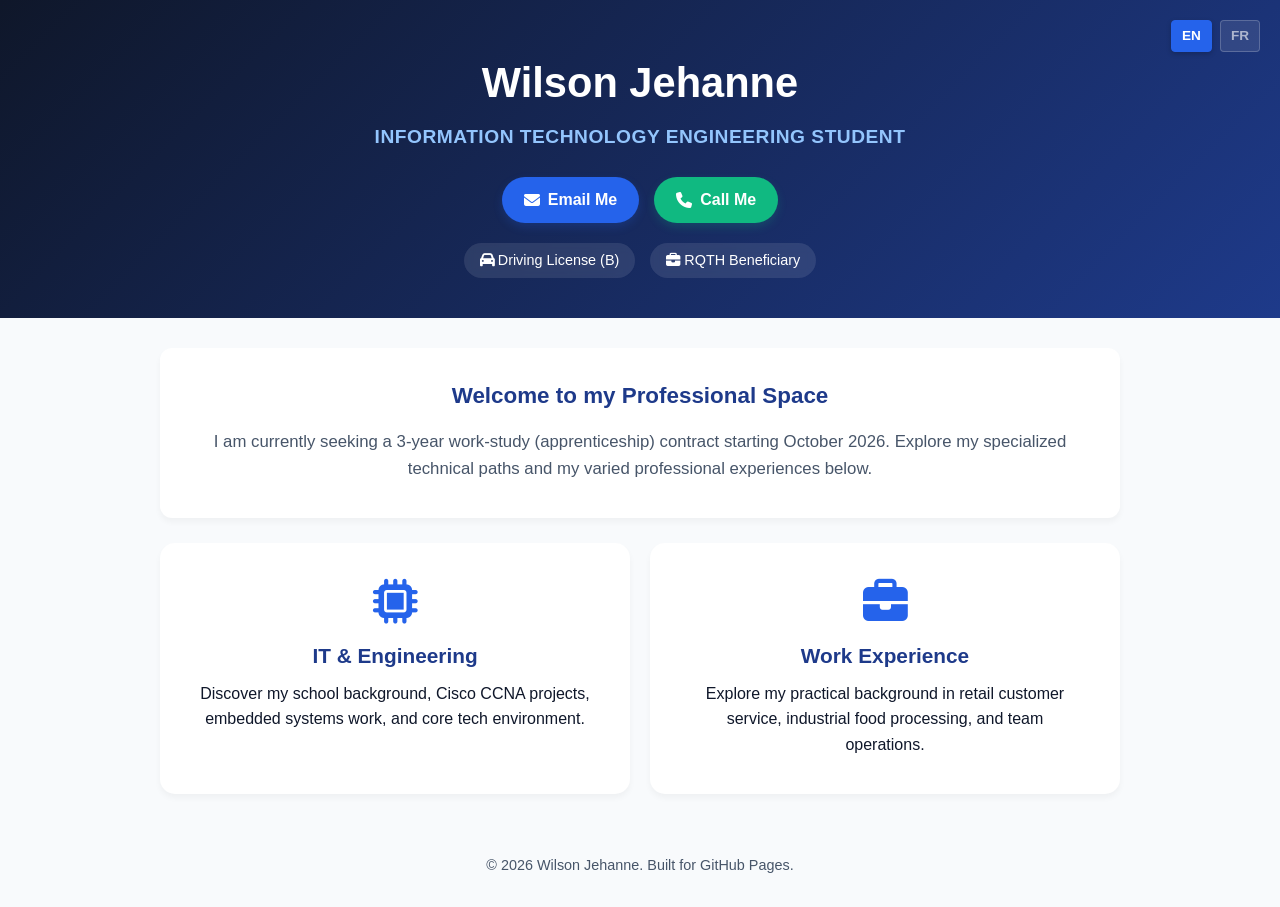
<file: index.html>
<!DOCTYPE html>
<html lang="en">
<head>
    <meta charset="UTF-8">
    <meta name="viewport" content="width=device-width, initial-scale=1.0">
    <title>Wilson Jehanne | Portfolio Hub</title>
    <link rel="stylesheet" href="style.css">
    <link rel="stylesheet" href="https://cdnjs.cloudflare.com/ajax/libs/font-awesome/6.5.1/css/all.min.css">
    <link rel="icon" type="image/png" href="favicon.png">
</head>
<body class="lang-en">
    <header>
        <div class="lang-selector">
            <span class="lang-txt active" onclick="setLanguage('en')">EN</span>
            <span class="lang-txt" onclick="setLanguage('fr')">FR</span>
        </div>
        <div class="header-container">
            <h1>Wilson Jehanne</h1>
            <div class="subtitle" lang="en">Information Technology Engineering Student</div>
            <div class="subtitle" lang="fr">Étudiant en Ingénierie Informatique</div>
            <div class="contact-nav">
                <a href="mailto:wilsonjehanne@gmail.com" class="btn btn-blue"><i class="fa-solid fa-envelope"></i> <span lang="en">Email Me</span><span lang="fr">Me contacter</span></a>
                <a href="tel:+33750339050" class="btn btn-green"><i class="fa-solid fa-phone"></i> <span lang="en">Call Me</span><span lang="fr">M'appeler</span></a>
            </div>
            <div class="meta-badges">
                <span class="badge"><i class="fa-solid fa-car"></i> <span lang="en">Driving License (B)</span><span lang="fr">Permis de conduire (B)</span></span>
                <span class="badge"><i class="fa-solid fa-briefcase"></i> <span lang="en">RQTH Beneficiary</span><span lang="fr">Bénéficiaire RQTH</span></span>
            </div>
        </div>
    </header>

    <div class="container">
        <section style="text-align: center;">
            <h2 class="section-title" style="display:inline-block; border:none; padding:0;"><span lang="en">Welcome to my Professional Space</span><span lang="fr">Bienvenue sur mon espace professionnel</span></h2>
            <p class="intro-text" style="text-align: center;" lang="en">I am currently seeking a 3-year work-study (apprenticeship) contract starting October 2026. Explore my specialized technical paths and my varied professional experiences below.</p>
            <p class="intro-text" style="text-align: center;" lang="fr">Je suis actuellement à la recherche d'un contrat d'apprentissage de 3 ans à partir d'octobre 2026. Découvrez mon parcours technique spécialisé et mes diverses expériences professionnelles ci-dessous.</p>
        </section>

        <div class="hub-grid">
            <a href="technical.html" class="hub-card">
                <i class="fa-solid fa-microchip" style="display: block; margin-bottom: 15px;"></i>
                <h3 lang="en">IT & Engineering</h3>
                <h3 lang="fr">Informatique & École</h3>
                <p lang="en">Discover my school background, Cisco CCNA projects, embedded systems work, and core tech environment.</p>
                <p lang="fr">Découvrez mon parcours scolaire, mes projets Cisco CCNA, mes travaux sur systèmes embarqués et mon environnement technique.</p>
            </a>
            <a href="professional.html" class="hub-card">
                <i class="fa-solid fa-briefcase" style="display: block; margin-bottom: 15px;"></i>
                <h3 lang="en">Work Experience</h3>
                <h3 lang="fr">Expériences Professionnelles</h3>
                <p lang="en">Explore my practical background in retail customer service, industrial food processing, and team operations.</p>
                <p lang="fr">Explorez mon parcours pratique dans le commerce, l'industrie agroalimentaire et le travail d'équipe.</p>
            </a>
        </div>
    </div>

    <footer>
        <p>&copy; 2026 Wilson Jehanne. Built for GitHub Pages.</p>
    </footer>

    <script>
        function setLanguage(lang) {
            document.body.className = 'lang-' + lang;
            
            document.querySelectorAll('.lang-txt').forEach(el => el.classList.remove('active'));
            
            const clickedBtn = Array.from(document.querySelectorAll('.lang-txt')).find(el => el.textContent.trim().toLowerCase() === lang);
            if (clickedBtn) clickedBtn.classList.add('active');
            
            localStorage.setItem('selectedLanguage', lang);
        }

        window.addEventListener('DOMContentLoaded', () => {
            const savedLang = localStorage.getItem('selectedLanguage');
            if (savedLang) {
                setLanguage(savedLang);
            } else {
                setLanguage('en');
            }
        });
    </script>
</body>
</html>
</file>
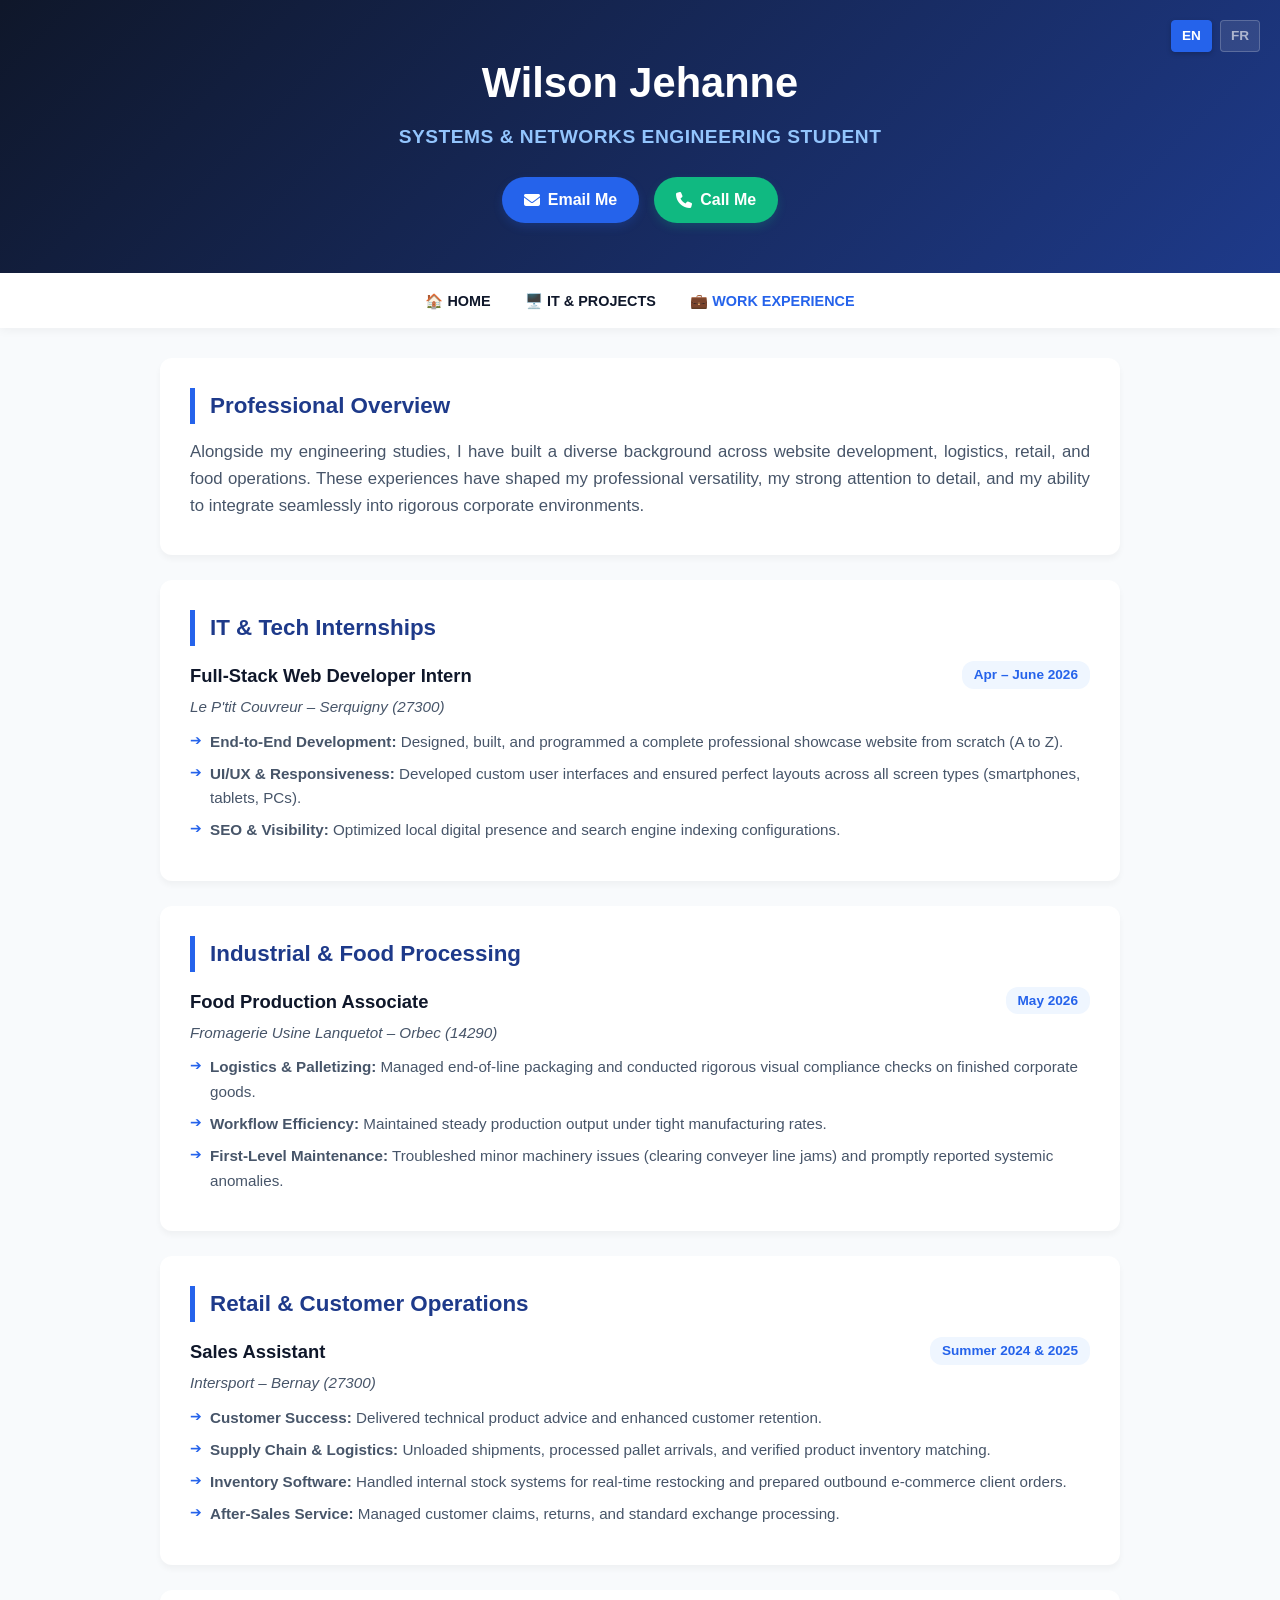
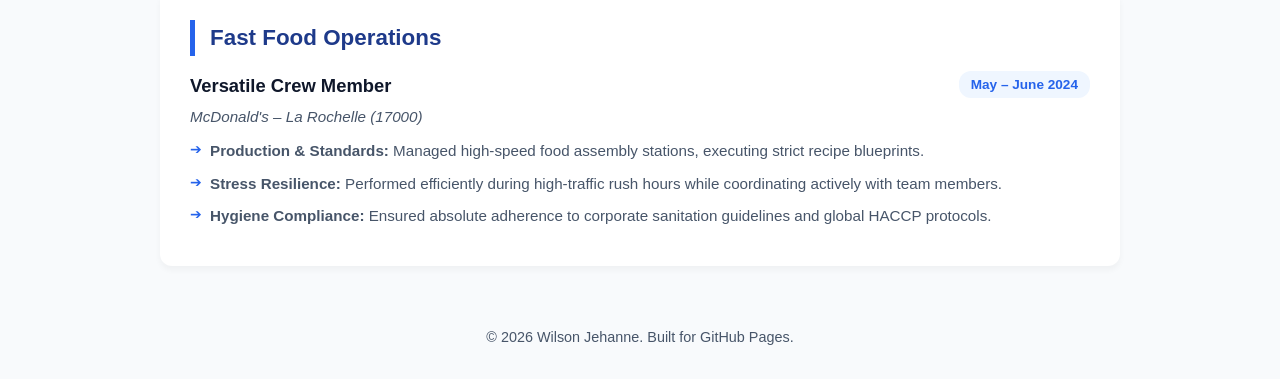
<file: professional.html>
<!DOCTYPE html>
<html lang="en">
<head>
    <meta charset="UTF-8">
    <meta name="viewport" content="width=device-width, initial-scale=1.0">
    <title>Work Experience | Wilson Jehanne</title>
    <link rel="stylesheet" href="style.css">
    <link rel="stylesheet" href="https://cdnjs.cloudflare.com/ajax/libs/font-awesome/6.5.1/css/all.min.css">
    <link rel="icon" type="image/png" href="favicon.png">
</head>
<body class="lang-en">
    <header>
        <div class="lang-selector">
            <span class="lang-txt active" onclick="setLanguage('en')">EN</span>
            <span class="lang-txt" onclick="setLanguage('fr')">FR</span>
        </div>
        <div class="header-container">
            <h1>Wilson Jehanne</h1>
            <div class="subtitle" lang="en">Systems & Networks Engineering Student</div>
            <div class="subtitle" lang="fr">Étudiant en Ingénierie Systèmes & Réseaux</div>
            <div class="contact-nav">
                <a href="mailto:wilsonjehanne@gmail.com" class="btn btn-blue"><i class="fa-solid fa-envelope"></i> <span lang="en">Email Me</span><span lang="fr">Me contacter</span></a>
                <a href="tel:+33750339050" class="btn btn-green"><i class="fa-solid fa-phone"></i> <span lang="en">Call Me</span><span lang="fr">M'appeler</span></a>
            </div>
        </div>
    </header>

    <nav class="main-nav">
        <a href="index.html">🏠 <span lang="en">Home</span><span lang="fr">Accueil</span></a>
        <a href="technical.html">🖥️ <span lang="en">IT & Projects</span><span lang="fr">Informatique & Projets</span></a>
        <a href="#" class="active">💼 <span lang="en">Work Experience</span><span lang="fr">Expériences Pro</span></a>
    </nav>

    <div class="container">
        <section>
            <h2 class="section-title"><span lang="en">Professional Overview</span><span lang="fr">Synthèse Professionnelle</span></h2>
            <p class="intro-text" lang="en">
                Alongside my engineering studies, I have built a diverse background across website development, logistics, retail, and food operations. These experiences have shaped my professional versatility, my strong attention to detail, and my ability to integrate seamlessly into rigorous corporate environments.
            </p>
            <p class="intro-text" lang="fr">
                En parallèle de mes études d'ingénieur, j'ai développé un parcours diversifié combinant développement web, logistique industrielle, commerce et restauration rapide. Ces expériences ont forgé ma polyvalence, ma rigueur opérationnelle et ma capacité à m'adapter rapidement à des environnements exigeants.
            </p>
        </section>

        <section>
            <h2 class="section-title"><span lang="en">IT & Tech Internships</span><span lang="fr">Stages Informatiques & Techniques</span></h2>
            <div class="card-detail">
                <div class="card-header">
                    <h3 class="card-title">
                        <span lang="en">Full-Stack Web Developer Intern</span>
                        <span lang="fr">Stage Développeur Web Full-Stack</span>
                    </h3>
                    <span class="card-date">Apr – June 2026</span>
                </div>
                <div class="card-subtitle">Le P'tit Couvreur – Serquigny (27300)</div>
                <ul class="bullets" lang="en">
                    <li><strong>End-to-End Development:</strong> Designed, built, and programmed a complete professional showcase website from scratch (A to Z).</li>
                    <li><strong>UI/UX & Responsiveness:</strong> Developed custom user interfaces and ensured perfect layouts across all screen types (smartphones, tablets, PCs).</li>
                    <li><strong>SEO & Visibility:</strong> Optimized local digital presence and search engine indexing configurations.</li>
                </ul>
                <ul class="bullets" lang="fr">
                    <li><strong>Développement de bout en bout :</strong> Conception, architecture et programmation de l'intégralité d'un site vitrine professionnel de A à Z.</li>
                    <li><strong>Interface & Ergonomie :</strong> Intégration d'interfaces adaptatives (responsive design) garantissant un affichage optimal sur smartphones, tablettes et ordinateurs.</li>
                    <li><strong>Visibilité locale :</strong> Optimisation du référencement naturel (SEO) et de la stratégie numérique de l'entreprise.</li>
                </ul>
            </div>
        </section>

        <section>
            <h2 class="section-title"><span lang="en">Industrial & Food Processing</span><span lang="fr">Industrie Agroalimentaire</span></h2>
            <div class="card-detail">
                <div class="card-header">
                    <h3 class="card-title">
                        <span lang="en">Food Production Associate</span>
                        <span lang="fr">Ouvrier Agroalimentaire</span>
                    </h3>
                    <span class="card-date">May 2026</span>
                </div>
                <div class="card-subtitle">Fromagerie Usine Lanquetot – Orbec (14290)</div>
                <ul class="bullets" lang="en">
                    <li><strong>Logistics & Palletizing:</strong> Managed end-of-line packaging and conducted rigorous visual compliance checks on finished corporate goods.</li>
                    <li><strong>Workflow Efficiency:</strong> Maintained steady production output under tight manufacturing rates.</li>
                    <li><strong>First-Level Maintenance:</strong> Troubleshed minor machinery issues (clearing conveyer line jams) and promptly reported systemic anomalies.</li>
                </ul>
                <ul class="bullets" lang="fr">
                    <li><strong>Palettisation & Logistique :</strong> Conditionnement des produits finis, contrôle visuel de la conformité des cartons et gestion du rythme de fin de ligne.</li>
                    <li><strong>Gestion du flux :</strong> Maintien de la cadence de production industrielle et respect des quotas d'emballage.</li>
                    <li><strong>Résolution de problèmes :</strong> Maintenance de premier niveau (gestion des bourrages machines) et signalement proactif des pannes.</li>
                </ul>
            </div>
        </section>

        <section>
            <h2 class="section-title"><span lang="en">Retail & Customer Operations</span><span lang="fr">Commerce & Relation Client</span></h2>
            <div class="card-detail">
                <div class="card-header">
                    <h3 class="card-title">
                        <span lang="en">Sales Assistant</span>
                        <span lang="fr">Vendeur / Conseiller Client</span>
                    </h3>
                    <span class="card-date">Summer 2024 & 2025</span>
                </div>
                <div class="card-subtitle">Intersport – Bernay (27300)</div>
                <ul class="bullets" lang="en">
                    <li><strong>Customer Success:</strong> Delivered technical product advice and enhanced customer retention.</li>
                    <li><strong>Supply Chain & Logistics:</strong> Unloaded shipments, processed pallet arrivals, and verified product inventory matching.</li>
                    <li><strong>Inventory Software:</strong> Handled internal stock systems for real-time restocking and prepared outbound e-commerce client orders.</li>
                    <li><strong>After-Sales Service:</strong> Managed customer claims, returns, and standard exchange processing.</li>
                </ul>
                <ul class="bullets" lang="fr">
                    <li><strong>Relation client :</strong> Accueil, conseil personnalisé, vente et fidélisation de la clientèle du magasin.</li>
                    <li><strong>Gestion des flux :</strong> Réception des palettes, dépotage logistique et contrôle de conformité des marchandises.</li>
                    <li><strong>Logistique & Stocks :</strong> Utilisation d'un logiciel de gestion des stocks dédié, réassort des rayons et préparation des commandes e-commerce.</li>
                    <li><strong>Service Après-Vente :</strong> Prise en charge des retours clients, des échanges et traitement des réclamations.</li>
                </ul>
            </div>
        </section>

        <section>
            <h2 class="section-title"><span lang="en">Fast Food Operations</span><span lang="fr">Restauration Rapide</span></h2>
            <div class="card-detail">
                <div class="card-header">
                    <h3 class="card-title">
                        <span lang="en">Versatile Crew Member</span>
                        <span lang="fr">Employé Polyvalent</span>
                    </h3>
                    <span class="card-date">May – June 2024</span>
                </div>
                <div class="card-subtitle">McDonald's – La Rochelle (17000)</div>
                <ul class="bullets" lang="en">
                    <li><strong>Production & Standards:</strong> Managed high-speed food assembly stations, executing strict recipe blueprints.</li>
                    <li><strong>Stress Resilience:</strong> Performed efficiently during high-traffic rush hours while coordinating actively with team members.</li>
                    <li><strong>Hygiene Compliance:</strong> Ensured absolute adherence to corporate sanitation guidelines and global HACCP protocols.</li>
                </ul>
                <ul class="bullets" lang="fr">
                    <li><strong>Production & Cuisine :</strong> Préparation des produits finis (cuisson des viandes, assemblage) dans le respect strict des fiches recettes.</li>
                    <li><strong>Gestion du rush :</strong> Capacité à travailler à une cadence très soutenue et à gérer le stress en équipe lors des pics d'affluence.</li>
                    <li><strong>Normes d'hygiène :</strong> Application rigoureuse des règles de sécurité alimentaire et de la réglementation HACCP.</li>
                </ul>
            </div>
        </section>
    </div>

    <footer>
        <p>&copy; 2026 Wilson Jehanne. Built for GitHub Pages.</p>
    </footer>
    <script>
        function setLanguage(lang) {
            document.body.className = 'lang-' + lang;
            
            document.querySelectorAll('.lang-txt').forEach(el => el.classList.remove('active'));
            
            const clickedBtn = Array.from(document.querySelectorAll('.lang-txt')).find(el => el.textContent.trim().toLowerCase() === lang);
            if (clickedBtn) clickedBtn.classList.add('active');
            
            localStorage.setItem('selectedLanguage', lang);
        }

        window.addEventListener('DOMContentLoaded', () => {
            const savedLang = localStorage.getItem('selectedLanguage');
            if (savedLang) {
                setLanguage(savedLang);
            } else {
                setLanguage('en');
            }
        });
    </script>
</body>
</html>
</file>
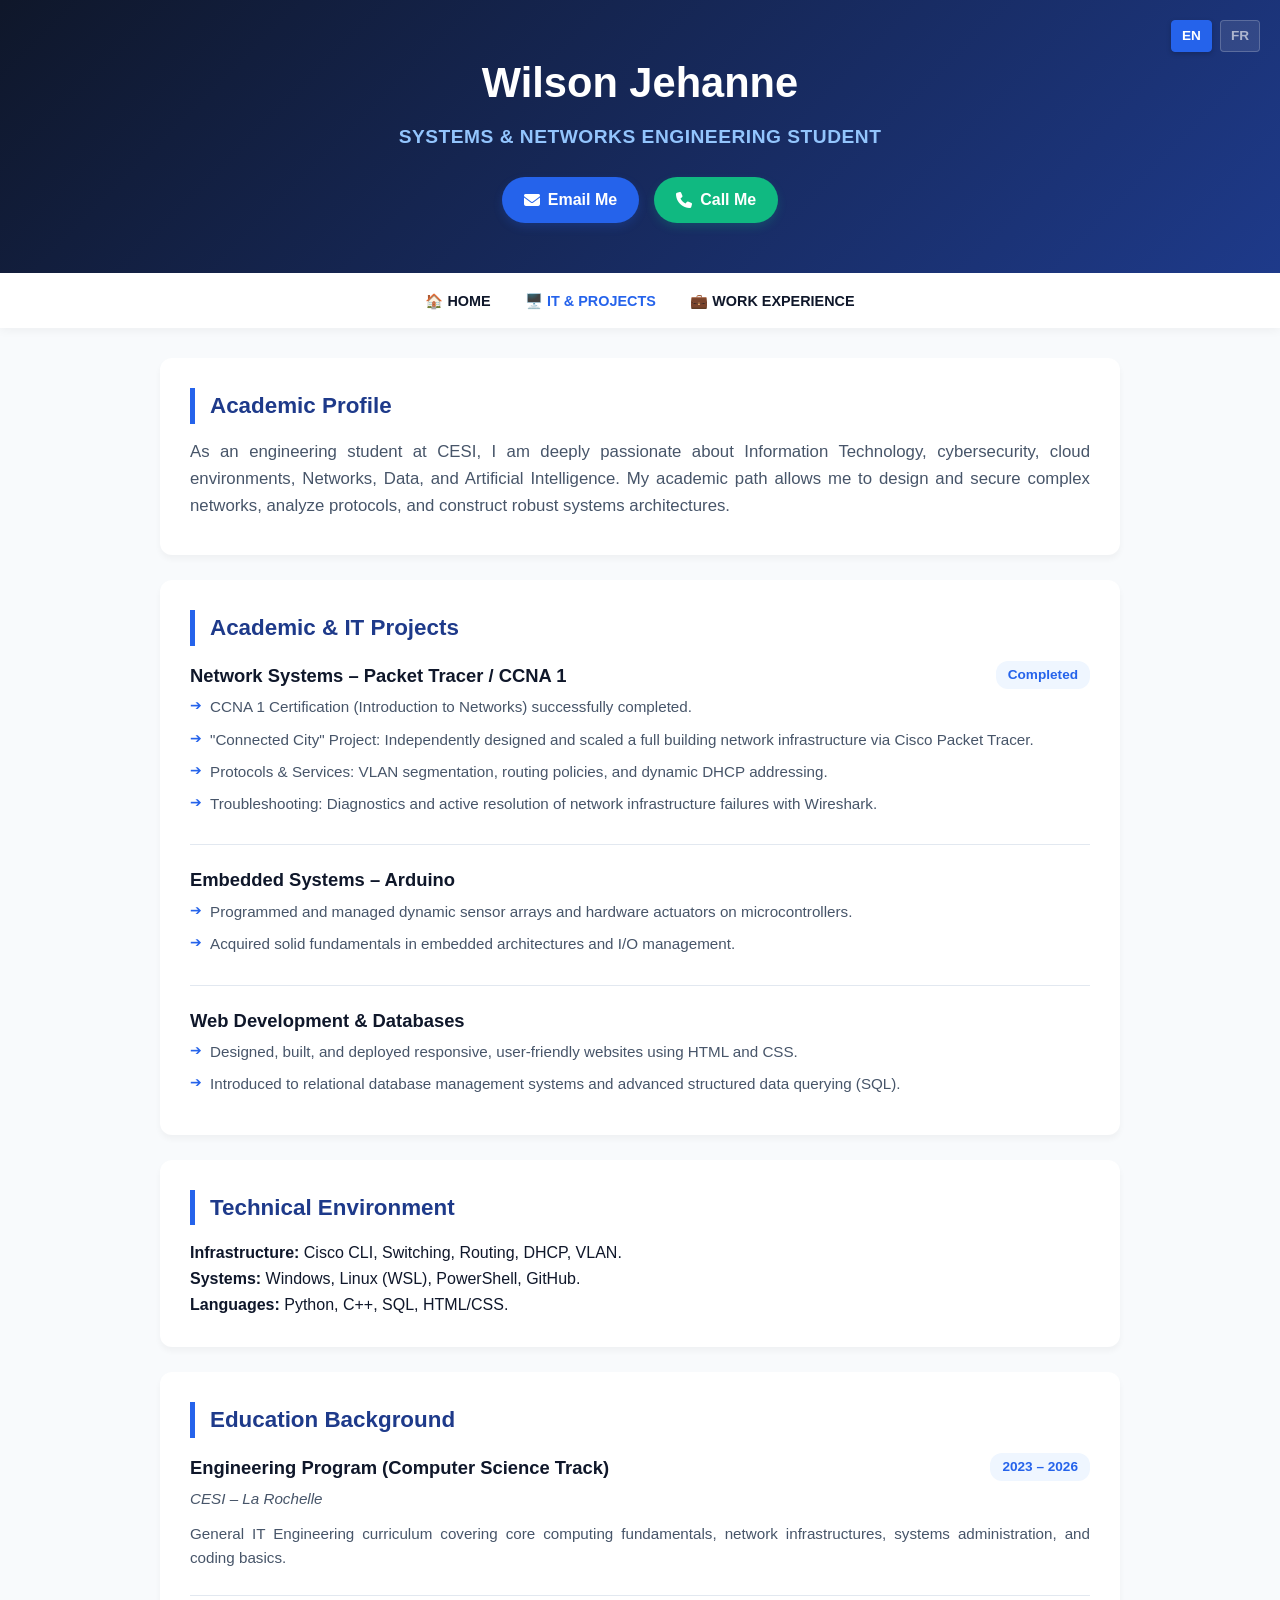
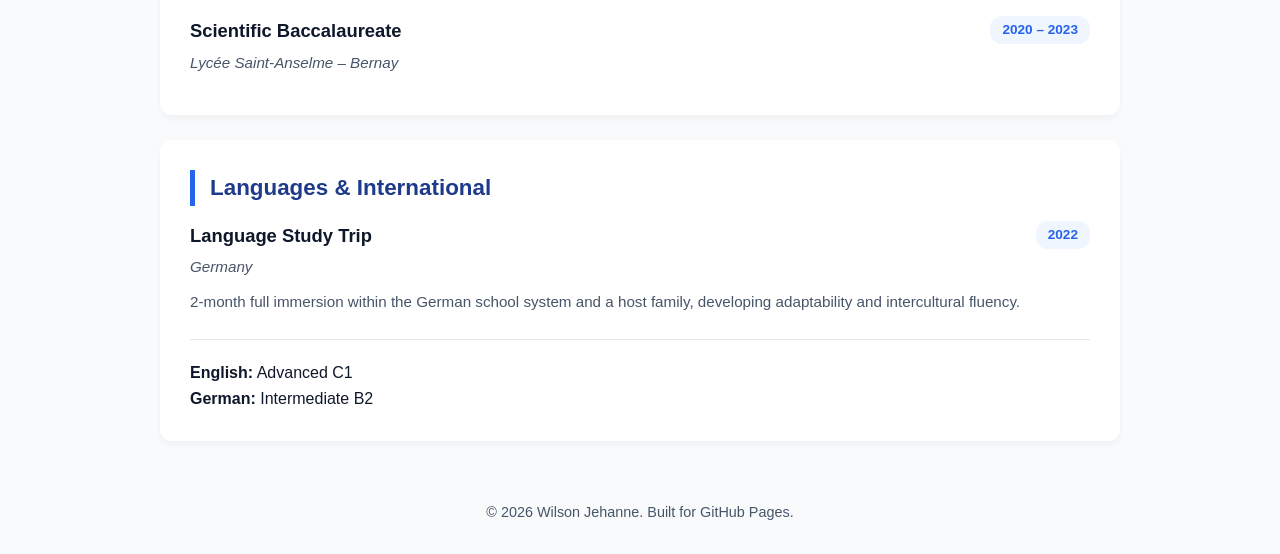
<file: technical.html>
<!DOCTYPE html>
<html lang="en">
<head>
    <meta charset="UTF-8">
    <meta name="viewport" content="width=device-width, initial-scale=1.0">
    <title>IT & Engineering | Wilson Jehanne</title>
    <link rel="stylesheet" href="style.css">
    <link rel="stylesheet" href="https://cdnjs.cloudflare.com/ajax/libs/font-awesome/6.5.1/css/all.min.css">
    <link rel="icon" type="image/png" href="favicon.png">
</head>
<body class="lang-en">
    <header>
        <div class="lang-selector">
            <span class="lang-txt active" onclick="setLanguage('en')">EN</span>
            <span class="lang-txt" onclick="setLanguage('fr')">FR</span>
        </div>
        <div class="header-container">
            <h1>Wilson Jehanne</h1>
            <div class="subtitle" lang="en">Systems & Networks Engineering Student</div>
            <div class="subtitle" lang="fr">Étudiant en Ingénierie Systèmes & Réseaux</div>
            <div class="contact-nav">
                <a href="mailto:wilsonjehanne@gmail.com" class="btn btn-blue"><i class="fa-solid fa-envelope"></i> <span lang="en">Email Me</span><span lang="fr">Me contacter</span></a>
                <a href="tel:+33750339050" class="btn btn-green"><i class="fa-solid fa-phone"></i> <span lang="en">Call Me</span><span lang="fr">M'appeler</span></a>
            </div>
        </div>
    </header>

    <nav class="main-nav">
        <a href="index.html">🏠 <span lang="en">Home</span><span lang="fr">Accueil</span></a>
        <a href="#" class="active">🖥️ <span lang="en">IT & Projects</span><span lang="fr">Informatique & Projets</span></a>
        <a href="professional.html">💼 <span lang="en">Work Experience</span><span lang="fr">Expériences Pro</span></a>
    </nav>

    <div class="container">
        <section>
            <h2 class="section-title"><span lang="en">Academic Profile</span><span lang="fr">Profil Académique</span></h2>
            <p class="intro-text" lang="en">
                As an engineering student at CESI, I am deeply passionate about Information Technology, cybersecurity, cloud environments, Networks, Data, and Artificial Intelligence. My academic path allows me to design and secure complex networks, analyze protocols, and construct robust systems architectures.
            </p>
            <p class="intro-text" lang="fr">
                En tant qu'étudiant ingénieur au CESI, je suis profondément passionné par l'informatique (IT), la cybersécurité, les environnements cloud, les Systèmes et Réseaux, la Data et l'Intelligence Artificielle. Mon parcours académique me permet de concevoir et sécuriser des réseaux complexes, d'analyser des protocoles et de construire des architectures systèmes robustes.
            </p>
        </section>

        <section>
            <h2 class="section-title"><span lang="en">Academic & IT Projects</span><span lang="fr">Projets Académiques & Informatiques</span></h2>
            
            <div class="card-detail">
                <div class="card-header">
                    <h3 class="card-title">
                        <span lang="en">Network Systems – Packet Tracer / CCNA 1</span>
                        <span lang="fr">Systèmes Réseaux – Packet Tracer / CCNA 1</span>
                    </h3>
                    <span class="card-date"><span lang="en">Completed</span><span lang="fr">Validé</span></span>
                </div>
                <ul class="bullets" lang="en">
                    <li>CCNA 1 Certification (Introduction to Networks) successfully completed.</li>
                    <li>"Connected City" Project: Independently designed and scaled a full building network infrastructure via Cisco Packet Tracer.</li>
                    <li>Protocols & Services: VLAN segmentation, routing policies, and dynamic DHCP addressing.</li>
                    <li>Troubleshooting: Diagnostics and active resolution of network infrastructure failures with Wireshark.</li>
                </ul>
                <ul class="bullets" lang="fr">
                    <li>Certification CCNA 1 (Introduction aux réseaux) obtenue.</li>
                    <li>Projet "Ville Connectée" : Conception et déploiement en autonomie de l'architecture réseau du bâtiment principal sur Cisco Packet Tracer.</li>
                    <li>Protocoles & Services : Segmentation par VLANs, routage et adressage dynamique DHCP.</li>
                    <li>Dépannage : Simulation de pannes réseaux et résolution d'incidents (troubleshooting) avec Wireshark.</li>
                </ul>
            </div>

            <div class="card-detail">
                <div class="card-header">
                    <h3 class="card-title">
                        <span lang="en">Embedded Systems – Arduino</span>
                        <span lang="fr">Systèmes Embarqués – Arduino</span>
                    </h3>
                </div>
                <ul class="bullets" lang="en">
                    <li>Programmed and managed dynamic sensor arrays and hardware actuators on microcontrollers.</li>
                    <li>Acquired solid fundamentals in embedded architectures and I/O management.</li>
                </ul>
                <ul class="bullets" lang="fr">
                    <li>Programmation et gestion de capteurs et actionneurs sur microcontrôleur.</li>
                    <li>Introduction aux architectures embarquées et gestion des entrées/sorties.</li>
                </ul>
            </div>

            <div class="card-detail">
                <div class="card-header">
                    <h3 class="card-title">
                        <span lang="en">Web Development & Databases</span>
                        <span lang="fr">Développement Web & Bases de Données</span>
                    </h3>
                </div>
                <ul class="bullets" lang="en">
                    <li>Designed, built, and deployed responsive, user-friendly websites using HTML and CSS.</li>
                    <li>Introduced to relational database management systems and advanced structured data querying (SQL).</li>
                </ul>
                <ul class="bullets" lang="fr">
                    <li>Conception de sites web responsive et ergonomiques en HTML / CSS.</li>
                    <li>Introduction aux bases de données relationnelles et requêtage structuré (SQL).</li>
                </ul>
            </div>
        </section>

        <section>
            <h2 class="section-title"><span lang="en">Technical Environment</span><span lang="fr">Environnement Technique</span></h2>
            <p><strong>Infrastructure:</strong> Cisco CLI, Switching, Routing, DHCP, VLAN.</p>
            <p><strong>Systems:</strong> Windows, Linux (WSL), PowerShell, GitHub.</p>
            <p><strong>Languages:</strong> Python, C++, SQL, HTML/CSS.</p>
        </section>

        <section>
            <h2 class="section-title"><span lang="en">Education Background</span><span lang="fr">Formation & Diplômes</span></h2>
            <div class="card-detail">
                <div class="card-header">
                    <h3 class="card-title">
                        <span lang="en">Engineering Program (Computer Science Track)</span>
                        <span lang="fr">Cycle Ingénieur (Mineure Informatique)</span>
                    </h3>
                    <span class="card-date">2023 – 2026</span>
                </div>
                <div class="card-subtitle">CESI – La Rochelle</div>
                <p class="intro-text" style="font-size:0.95rem;" lang="en">General IT Engineering curriculum covering core computing fundamentals, network infrastructures, systems administration, and coding basics.</p>
                <p class="intro-text" style="font-size:0.95rem;" lang="fr">Tronc commun en ingénierie informatique couvrant les fondamentaux du numérique, les infrastructures réseaux, l'administration système et les bases du développement.</p>
            </div>
            <div class="card-detail">
                <div class="card-header">
                    <h3 class="card-title">
                        <span lang="en">Scientific Baccalaureate</span>
                        <span lang="fr">Baccalauréat Scientifique</span>
                    </h3>
                    <span class="card-date">2020 – 2023</span>
                </div>
                <div class="card-subtitle">Lycée Saint-Anselme – Bernay</div>
            </div>
        </section>

        <section>
            <h2 class="section-title"><span lang="en">Languages & International</span><span lang="fr">Langues & International</span></h2>
            <div class="card-detail">
                <div class="card-header">
                    <h3 class="card-title">
                        <span lang="en">Language Study Trip</span>
                        <span lang="fr">Voyage Linguistique</span>
                    </h3>
                    <span class="card-date">2022</span>
                </div>
                <div class="card-subtitle"><span lang="en">Germany</span><span lang="fr">Allemagne</span></div>
                <p class="intro-text" style="font-size:0.95rem;" lang="en">2-month full immersion within the German school system and a host family, developing adaptability and intercultural fluency.</p>
                <p class="intro-text" style="font-size:0.95rem;" lang="fr">Immersion totale de 2 mois dans le système scolaire allemand et en famille d'accueil, développant l'autonomie et l'aisance interculturelle.</p>
            </div>
            <p style="margin-top: 15px;"><strong><span lang="en">English:</span><span lang="fr">Anglais :</span></strong> Advanced C1</p>
            <p><strong><span lang="en">German:</span><span lang="fr">Allemand :</span></strong> Intermediate B2</p>
        </section>
    </div>

    <footer>
        <p>&copy; 2026 Wilson Jehanne. Built for GitHub Pages.</p>
    </footer>
    <script>
        function setLanguage(lang) {
            document.body.className = 'lang-' + lang;
            
            document.querySelectorAll('.lang-txt').forEach(el => el.classList.remove('active'));
            
            const clickedBtn = Array.from(document.querySelectorAll('.lang-txt')).find(el => el.textContent.trim().toLowerCase() === lang);
            if (clickedBtn) clickedBtn.classList.add('active');
            
            localStorage.setItem('selectedLanguage', lang);
        }

        window.addEventListener('DOMContentLoaded', () => {
            const savedLang = localStorage.getItem('selectedLanguage');
            if (savedLang) {
                setLanguage(savedLang);
            } else {
                setLanguage('en');
            }
        });
    </script>
</body>
</html>
</file>
<file: style.css>
:root {
    --primary: #1e3a8a;
    --secondary: #2563eb;
    --accent: #10b981;
    --dark: #0f172a;
    --light: #f8fafc;
    --white: #ffffff;
    --text-light: #475569;
}

* { box-sizing: border-box; margin: 0; padding: 0; }
body { font-family: 'Open Sans', sans-serif; background: var(--light); color: var(--dark); line-height: 1.6; }

header {
    background: linear-gradient(135deg, var(--dark) 0%, var(--primary) 100%);
    color: var(--white);
    padding: 50px 20px 40px;
    text-align: center;
    position: relative;
}

.header-container { max-width: 1000px; margin: 0 auto; }
.header-container h1 { font-family: 'Poppins', sans-serif; font-size: 2.6rem; margin-bottom: 5px; }
.subtitle { font-size: 1.2rem; color: #93c5fd; text-transform: uppercase; font-weight: 600; margin-bottom: 25px; letter-spacing: 0.5px; }

.lang-selector {
    position: absolute;
    top: 20px;
    right: 20px;
    display: flex;
    gap: 8px;
    z-index: 100;
}

.lang-txt {
    font-family: 'Poppins', sans-serif;
    font-size: 0.85rem;
    font-weight: 700;
    padding: 4px 10px;
    background: rgba(255, 255, 255, 0.1);
    color: rgba(255, 255, 255, 0.6);
    border: 1px solid rgba(255, 255, 255, 0.2);
    border-radius: 4px;
    cursor: pointer;
    transition: all 0.2s ease;
    display: inline-block !important;
}

.lang-txt:hover {
    background: rgba(255, 255, 255, 0.2);
    color: #ffffff;
}

.lang-txt.active {
    background: var(--secondary);
    color: #ffffff;
    border-color: var(--secondary);
    box-shadow: 0 2px 5px rgba(0, 0, 0, 0.2);
}

.contact-nav { display: flex; justify-content: center; gap: 15px; flex-wrap: wrap; margin-bottom: 10px; }
.btn { 
    display: inline-flex; align-items: center; gap: 8px; padding: 10px 22px; 
    border-radius: 50px; text-decoration: none; font-weight: 600; transition: 0.3s; font-family: 'Poppins', sans-serif;
}
.btn-blue { background: var(--secondary); color: var(--white); box-shadow: 0 4px 10px rgba(37, 99, 235, 0.2); }
.btn-green { background: var(--accent); color: var(--white); box-shadow: 0 4px 10px rgba(16, 185, 129, 0.2); }
.btn:hover { transform: translateY(-2px); opacity: 0.95; }


.meta-badges { margin-top: 20px; display: flex; justify-content: center; gap: 15px; flex-wrap: wrap; }
.badge { background-color: rgba(255, 255, 255, 0.1); padding: 6px 16px; border-radius: 20px; font-size: 0.9rem; backdrop-filter: blur(5px); }


nav.main-nav { background: var(--white); padding: 15px; text-align: center; box-shadow: 0 2px 10px rgba(0,0,0,0.05); }
nav.main-nav a { text-decoration: none; color: var(--dark); margin: 0 15px; font-weight: 700; text-transform: uppercase; font-size: 0.9rem; transition: 0.2s; }
nav.main-nav a:hover, nav.main-nav a.active { color: var(--secondary); }


.container { max-width: 1000px; margin: 30px auto; padding: 0 20px; }
section { background: var(--white); padding: 30px; border-radius: 12px; margin-bottom: 25px; box-shadow: 0 4px 6px rgba(0,0,0,0.04); }
.section-title { color: var(--primary); margin-bottom: 15px; border-left: 5px solid var(--secondary); padding-left: 15px; font-size: 1.4rem; }
.intro-text { font-size: 1.05rem; color: var(--text-light); margin-bottom: 5px; text-align: justify; }


.hub-grid { display: grid; grid-template-columns: 1fr 1fr; gap: 20px; margin-top: 25px; }
.hub-card { 
    background: var(--white); padding: 35px; border-radius: 15px; text-align: center; 
    text-decoration: none; color: var(--dark); transition: 0.3s; border: 2px solid transparent; box-shadow: 0 4px 6px rgba(0,0,0,0.04);
}
.hub-card:hover { border-color: var(--secondary); background: #f0f9ff; transform: translateY(-3px); }
.hub-card i { font-size: 2.8rem; color: var(--secondary); margin-bottom: 15px; }
.hub-card h3 { font-size: 1.3rem; margin-bottom: 8px; color: var(--primary); }

.card-detail { border-bottom: 1px solid #e2e8f0; padding-bottom: 20px; margin-bottom: 20px; }
.card-detail:last-child { border-bottom: none; padding-bottom: 0; margin-bottom: 0; }
.card-header { display: flex; justify-content: space-between; align-items: flex-start; margin-bottom: 5px; }
.card-title { font-size: 1.15rem; color: var(--dark); font-weight: 700; }
.card-date { font-size: 0.85rem; color: var(--secondary); font-weight: 600; background: #eff6ff; padding: 3px 12px; border-radius: 12px; }
.card-subtitle { font-style: italic; color: var(--text-light); font-size: 0.95rem; margin-bottom: 10px; }
.bullets { list-style-type: none; }
.bullets li { position: relative; padding-left: 20px; margin-bottom: 8px; color: var(--text-light); font-size: 0.95rem; }
.bullets li::before { content: "➔"; position: absolute; left: 0; color: var(--secondary); font-size: 0.85rem; }

footer { text-align: center; padding: 30px; color: var(--text-light); font-size: 0.9rem; }

[lang="fr"] { display: none; }
body.lang-fr [lang="fr"] { display: inline; }
body.lang-fr p[lang="fr"], body.lang-fr div[lang="fr"], body.lang-fr li[lang="fr"] { display: block; }
body.lang-fr [lang="en"] { display: none; }

@media (max-width: 768px) { 
    .hub-grid { grid-template-columns: 1fr; } 
    .header-container h1 { font-size: 2rem; }
    .card-header { flex-direction: column; gap: 5px; }
    .lang-selector { top: 10px; right: 10px; }
}
</file>
